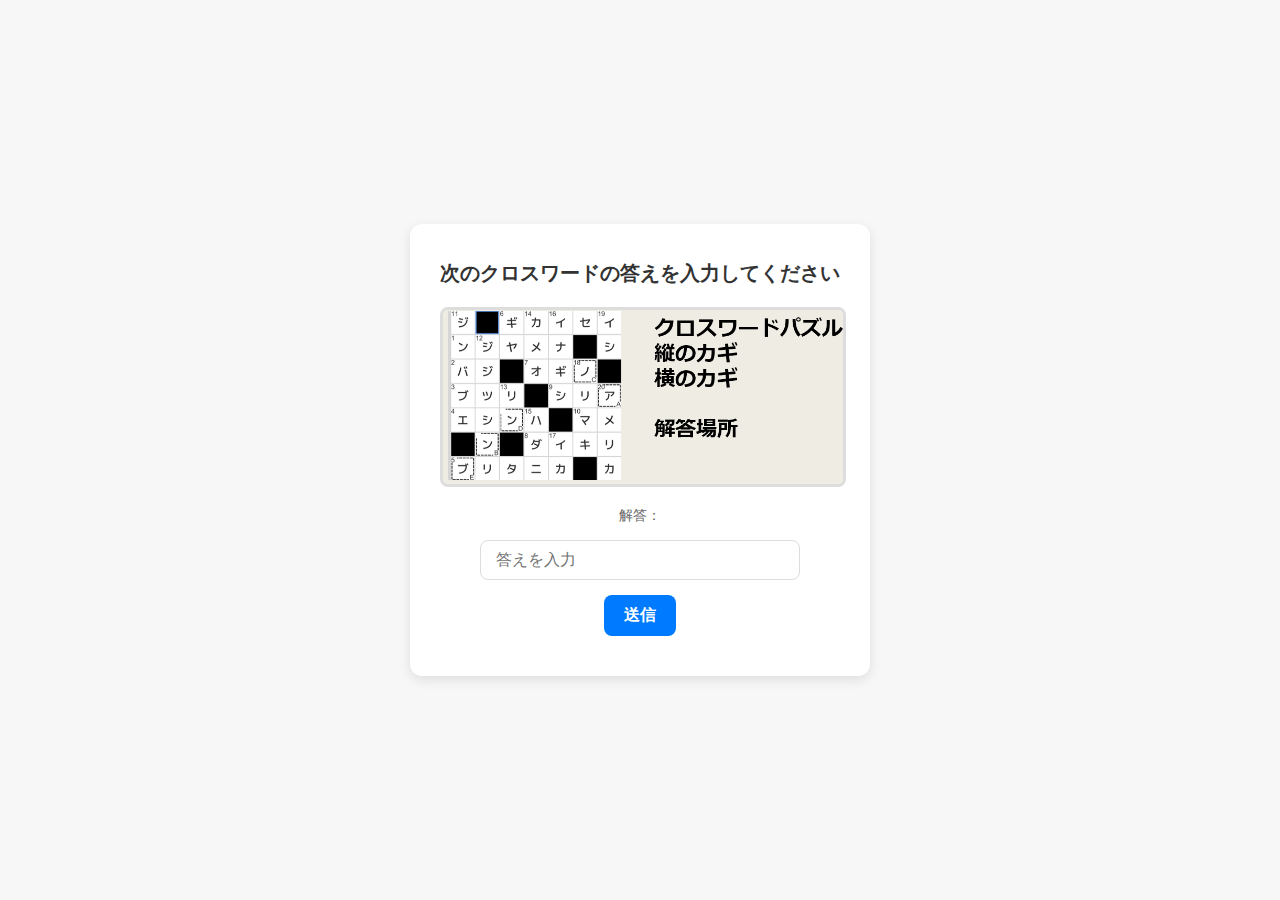
<file: rensai/cross/index.html>
<!DOCTYPE html>
<html lang="ja">
<head>
  <meta charset="UTF-8">
  <meta name="viewport" content="width=device-width, initial-scale=1.0">
  <title>クイズフォーム</title>
  <link rel="stylesheet" href="styles.css">
</head>
<body>
  <div class="quiz-container">
    <h2>次のクロスワードの答えを入力してください</h2>
    <!-- 画像を表示 -->
    <img src="cros.png" alt="クロスワード問題" class="quiz-image">
    <form id="answer-form">
      <label for="answer-input">解答：</label>
      <input type="text" id="answer-input" name="answer" maxlength="8" placeholder="答えを入力" required>
      <button type="submit">送信</button>
    </form>
    <div id="result-message">
      <p class="correct hidden">正解です！</p>
      <p class="incorrect hidden">不正解です。もう一度試してください。</p>
    </div>
  </div>
  <script src="script.js"></script>
</body>
</html>
</file>
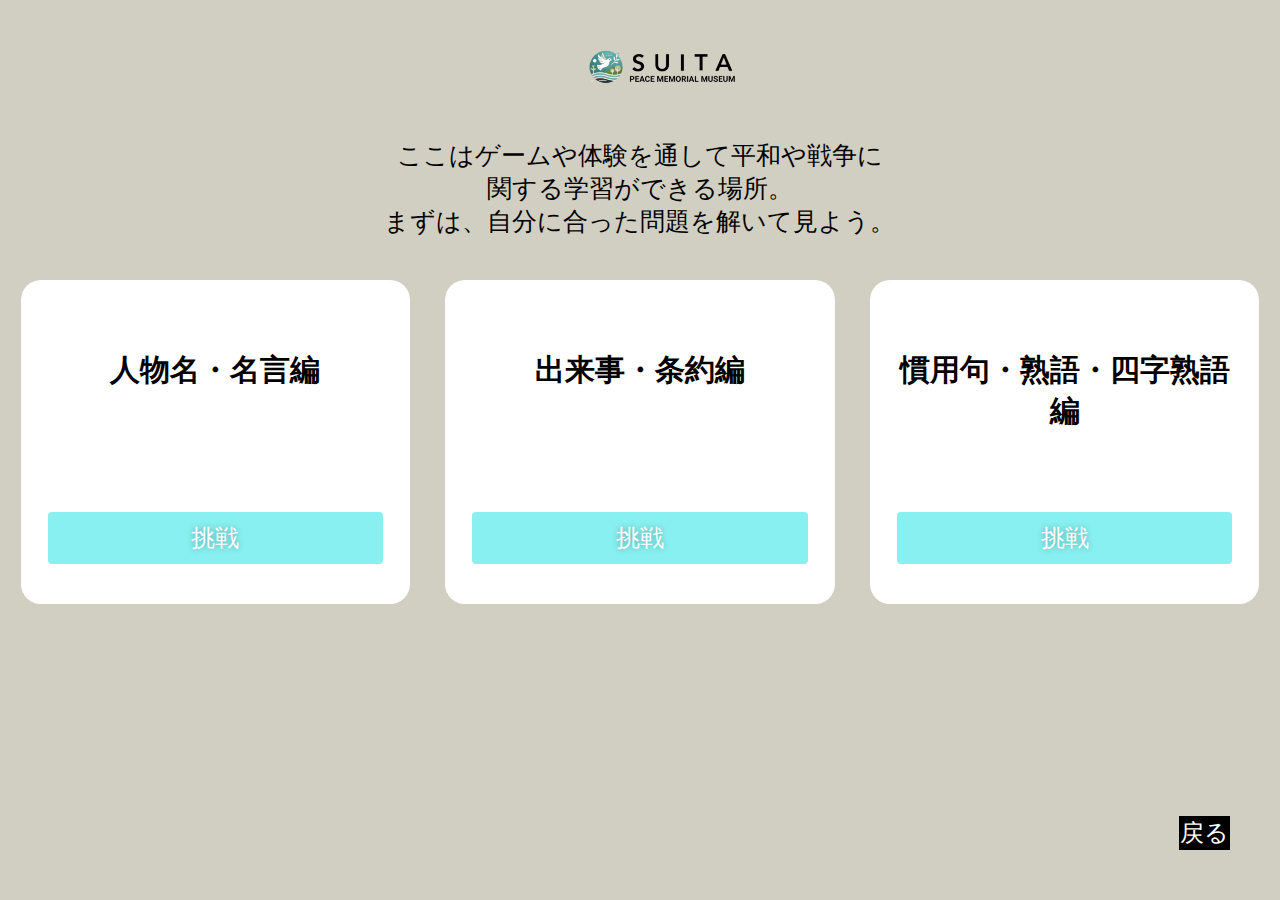
<file: rensai/quiz1/index.html>
<!DOCTYPE html>
<html lang="ja"><head>
    <meta charset="UTF-8">
    <meta http-equiv="X-UA-Compatible" content="IE=edge">
    <meta name="viewport" content="width=device-width, initial-scale=1.0">
    <title>４択クイズ</title>
  
    <link rel="stylesheet" type="text/css" href="main.css">
  </head>
  <body>
    <body>
      <header>
        <h1 class="logo">
          <a href="file:///C:/Users/tomob/Downloads/rennzyu/index.html">
            <img src="logo/HMGO6487.PNG" alt="colorful clover">
          </a>
        </h1>

      </header><!-- /.header -->
    <section class="main">
      <div class="title-wrapper">
        <h1>4択クイズ</h1>
        <p id="desc">
          <br>
        
          ここはゲームや体験を通して平和や戦争に<br>
          関する学習ができる場所。<br>
          まずは、自分に合った問題を解いて見よう。<br>
      </p>
      </div>
  
  
  <div class="boxes_container">
  <!-- 小学生向けコンテンツ -->
    <div class="box">
      <h3>人物名・名言編
      </h3>
      <a href="zinbutu/element_question.html" class="btn">挑戦</a>
    </div>
  
      <!-- 小学生向けコンテンツ -->
      <div class="box">
        <h3>出来事・条約編
        </h3>
        <a href="zyoyaku/element_question.html" class="btn">挑戦</a>
      </div>

        <!-- 小学生向けコンテンツ -->
    <div class="box">
      <h3>慣用句・熟語・四字熟語編
      </h3>
      <a href="element/element_question.html" class="btn">挑戦</a>
    </div>
    
  <a href="quiz.html" class="return">戻る</a>
  
  
  
  </section></body></html>
</file>
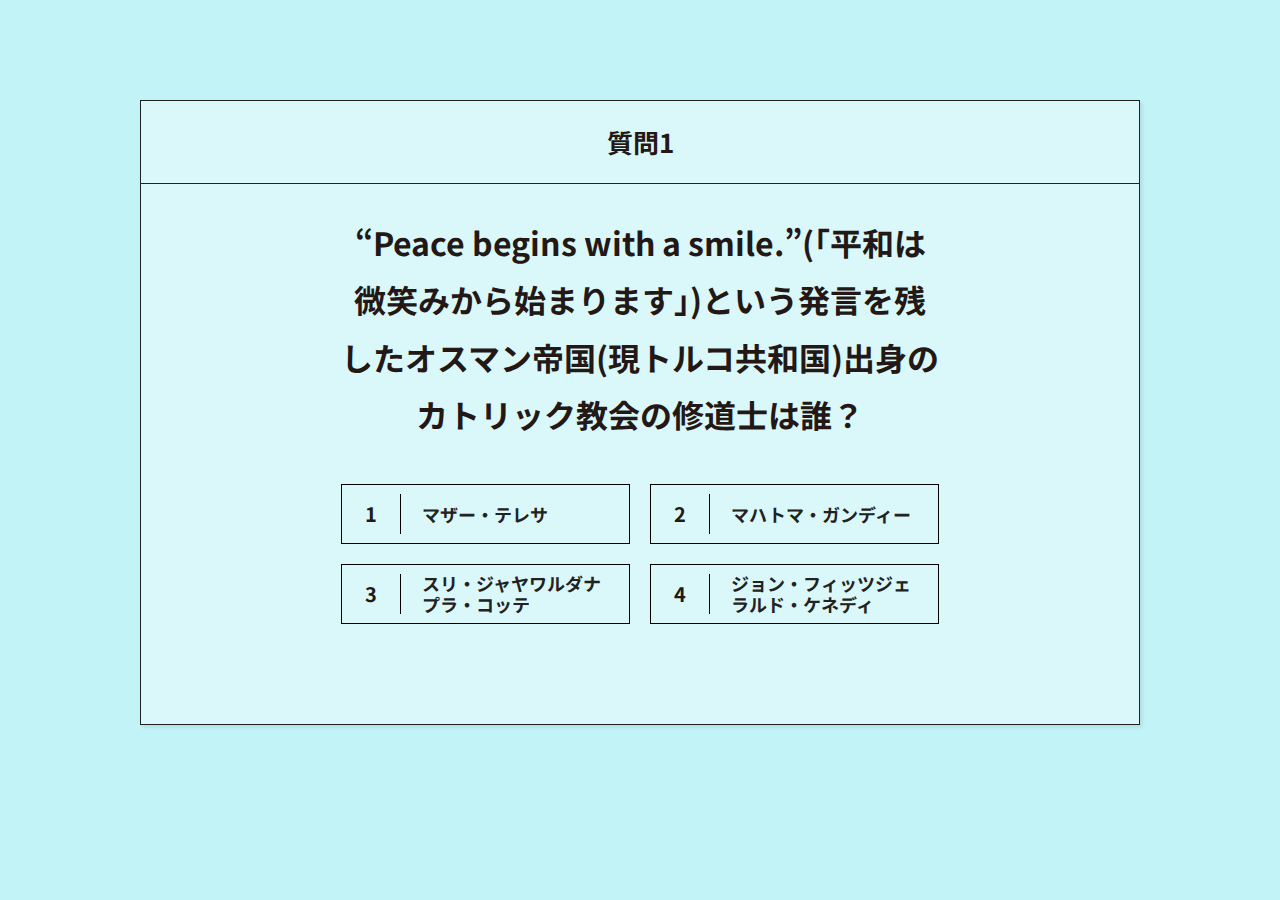
<file: rensai/quiz1/zinbutu/element_question.html>
<!DOCTYPE html>
<html lang="ja"><head>
    <meta charset="UTF-8">
    <meta http-equiv="X-UA-Compatible" content="IE=edge">
    <meta name="viewport" content="width=device-width, initial-scale=1.0">
    <title>４択クイズ(小学生向け)</title>
  
    
    <link rel="stylesheet" type="text/css" href="element_question.css">
  </head>
  <body>
    <div id="wrapper">
  
  <!--全体の枠  -->
  <main class="quiz">
    <div class="inner-block">
  
      <div class="quiz-content">
        <div class="finish">
          <div class="score-wrap">
            <span class="score">0</span>
            <span class="ja">点</span>
            <span class="full">／10点</span>
          </div>
          <a href="answer/element_answer_detail.html" class="goback-button">解説を見る</a>
          <a href="element_question.html" class="goback-button">最初からやり直す</a>
        </div>
  <!-- 何問目かの表示 -->
        <div class="quiz-question-number">質問1</div>
  <!-- 質問文  -->
        <h2 class="quiz-question">パスワードとしてよいものはどれでしょう？</h2>
  
        <ul class="quiz-answer"><li>
            <label class="quiz-button button03">
              <input name="radio" type="radio" value="">
              <span class="quiz-text03">キーボードの並び順</span>
            </label>
          </li><li>
            <label class="quiz-button button04">
              <input name="radio" type="radio" value="">
              <span class="quiz-text04">全て同じ番号</span>
            </label>
          </li><li>
          <label class="quiz-button button01">
            <input name="radio" type="radio" value="">
            <span class="quiz-text01">無関係な英数字、記号の組み合わせ</span>
          </label>
          </li>
  
  <!--回答欄1  -->
          
  <!-- 回答欄2 -->
          <li>
            <label class="quiz-button button02">
              <input name="radio" type="radio" value="">
              <span class="quiz-text02">誕生日</span>
            </label>
          </li>
  <!-- 回答欄3 -->
          
  <!-- 回答欄4 -->
          
  
        </ul>
      </div>
    </div>
  </main>
   <!-- /wrapper -->
  
    <script src="jquery-3.6.1.min.js"></script>
    <script src="element_question.js"></script>
  
  
  </div></body></html>
</file>
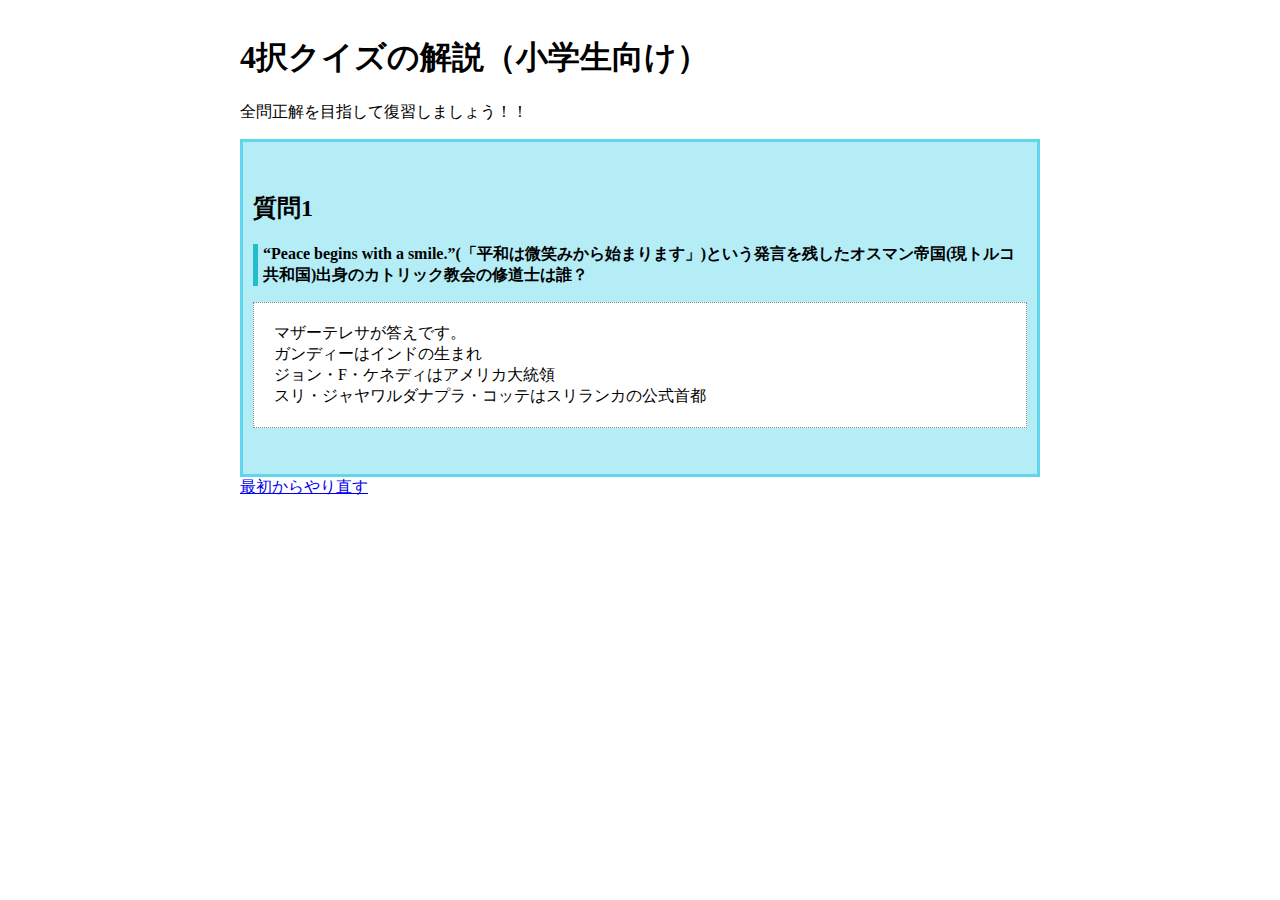
<file: rensai/quiz1/zinbutu/answer/element_answer_detail.html>
<!DOCTYPE html>
<html lang="ja">
<head>
  <meta charset="UTF-8">
  <meta http-equiv="X-UA-Compatible" content="IE=edge">
  <meta name="viewport" content="width=device-width, initial-scale=1.0">
  <link rel="stylesheet" type= "text/css" href="element_answer_detail.css">
  <title>4択クイズの解説</title>
  </head>

  <body>
    <div class="wrapper">
    <h1>
      4択クイズの解説（小学生向け）
    </h1>
    <p>全問正解を目指して復習しましょう！！</p>

    <div class="detail-answer">
      <!-- 質問1の解説 -->
      <h2>質問1</h2>
      <h3 detail-questiontitile>“Peace begins with a smile.”(「平和は微笑みから始まります」)という発言を残したオスマン帝国(現トルコ共和国)出身のカトリック教会の修道士は誰？</h3>
      <p class="detail-content">
        マザーテレサが答えです。<br>
        ガンディーはインドの生まれ<br>
        ジョン・F・ケネディはアメリカ大統領<br>
        スリ・ジャヤワルダナプラ・コッテはスリランカの公式首都<br>
      </p>  

      </div>

<a href="C:\Users\tomob\Downloads\homepage\quiz1\zinbutu\element_question.html">最初からやり直す</a>
  </body>
</html>
</file>
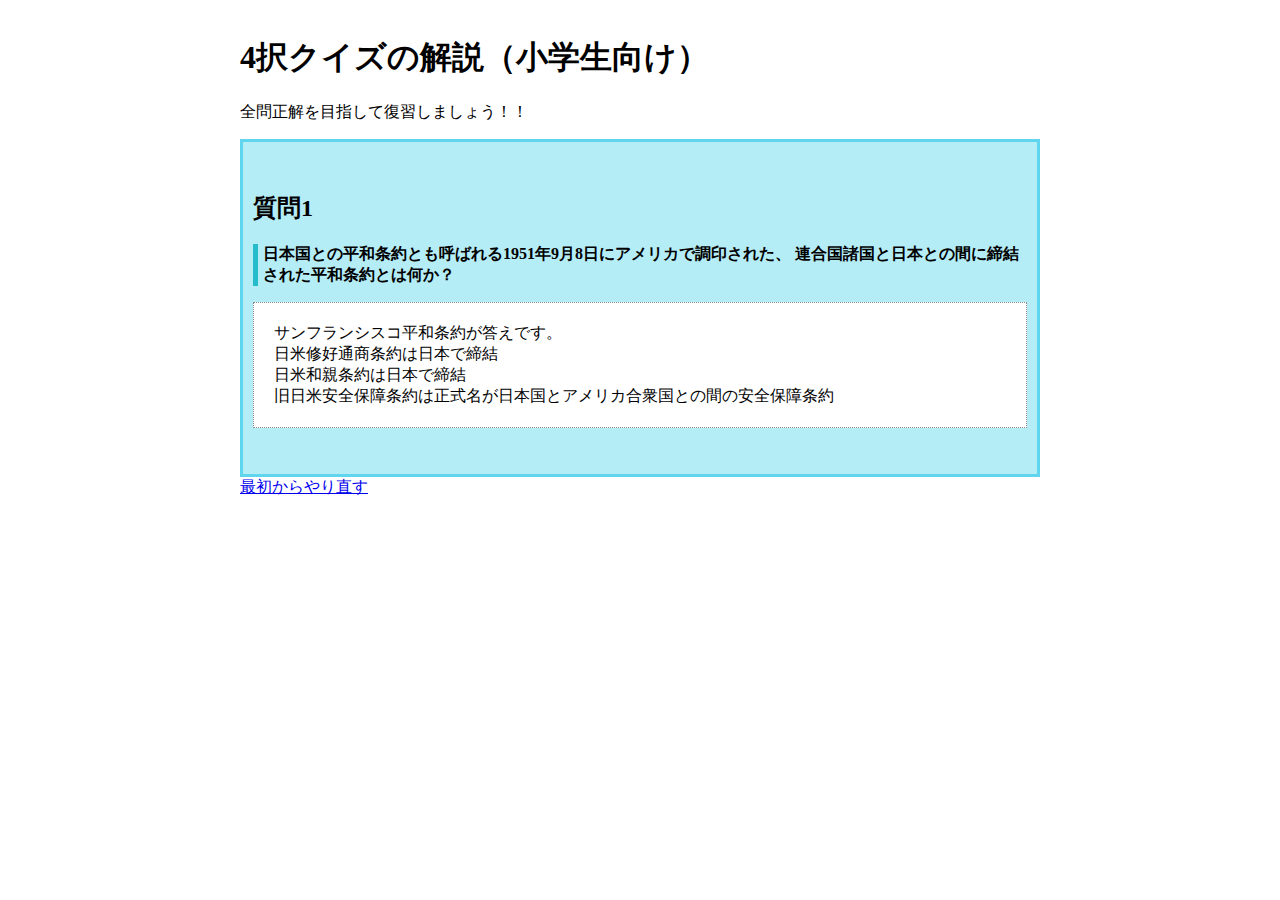
<file: rensai/quiz1/zyoyaku/answer/element_answer_detail.html>
<!DOCTYPE html>
<html lang="ja">
<head>
  <meta charset="UTF-8">
  <meta http-equiv="X-UA-Compatible" content="IE=edge">
  <meta name="viewport" content="width=device-width, initial-scale=1.0">
  <link rel="stylesheet" type= "text/css" href="element_answer_detail.css">
  <title>4択クイズの解説</title>
  </head>

  <body>
    <div class="wrapper">
    <h1>
      4択クイズの解説（小学生向け）
    </h1>
    <p>全問正解を目指して復習しましょう！！</p>

    <div class="detail-answer">
      <!-- 質問1の解説 -->
      <h2>質問1</h2>
      <h3 detail-questiontitile>日本国との平和条約とも呼ばれる1951年9月8日にアメリカで調印された、
        連合国諸国と日本との間に締結された平和条約とは何か？
   </h3>
      <p class="detail-content">
        サンフランシスコ平和条約が答えです。<br>
        日米修好通商条約は日本で締結<br>
        日米和親条約は日本で締結<br>
        旧日米安全保障条約は正式名が日本国とアメリカ合衆国との間の安全保障条約<br>
      </p>  

      </div>

<a href="C:\Users\tomob\Downloads\homepage\quiz1\zyoyaku\element_question.html">最初からやり直す</a>
  </body>
</html>
</file>
<file: rensai/cross/styles.css>
/* 基本設定 */
body {
  font-family: 'Arial', sans-serif;
  background-color: #f7f7f7;
  margin: 0;
  padding: 0;
  display: flex;
  justify-content: center;
  align-items: center;
  min-height: 100vh;
}

.quiz-container {
  background: #ffffff;
  border-radius: 12px;
  box-shadow: 0 4px 12px rgba(0, 0, 0, 0.1);
  padding: 20px 30px;
  text-align: center;
  width: 100%;
  max-width: 400px;
}

.quiz-container h2 {
  font-size: 20px;
  color: #333;
  margin-bottom: 20px;
}

form {
  display: flex;
  flex-direction: column;
  align-items: center;
  gap: 15px;
}

label {
  font-size: 14px;
  color: #666;
}

input {
  padding: 10px 15px;
  font-size: 16px;
  border: 1px solid #ddd;
  border-radius: 8px;
  width: 80%;
  box-sizing: border-box;
  transition: border-color 0.2s, box-shadow 0.2s;
}

input:focus {
  border-color: #007BFF;
  box-shadow: 0 0 8px rgba(0, 123, 255, 0.2);
  outline: none;
}

button {
  padding: 10px 20px;
  font-size: 16px;
  font-weight: bold;
  color: #ffffff;
  background-color: #007BFF;
  border: none;
  border-radius: 8px;
  cursor: pointer;
  transition: background-color 0.3s;
}

button:hover {
  background-color: #0056b3;
}

button:active {
  background-color: #003f7f;
}

/* 結果メッセージのスタイル */
#result-message {
  margin-top: 20px;
}

.correct {
  color: #28a745;
  font-size: 16px;
  font-weight: bold;
}

.incorrect {
  color: #dc3545;
  font-size: 16px;
  font-weight: bold;
}

.hidden {
  display: none;
}
.quiz-image {
  width: 100%;
  max-width: 500px;
  height: auto;
  margin: 20px auto;
  display: block;
  border: 3px solid #ddd;
  border-radius: 8px;
}
</file>
<file: rensai/quiz1/main.css>
body{
  background-color: #d1cfc2;
}

h1{
  text-align: center;
  background-color: #d1cfc2;
  font-family: 'DotGothic16', sans-serif;
  margin: 0;
  padding-top: 1%;
}

header {
  width: 100%;
  height: 50px;
  box-sizing: border-box;
  padding: 0.4em;
  background-color: #d1cfc2;
  position: fixed;
  top: 0;
  z-index: 10
}
.main .title-wrapper p{
padding: 5px;
font-size: 25px;

}


header .logo img {
  margin: 0 auto;
  padding: 0.5em 0 0.2em;
  text-align: center;
  width:250px
}

header h1 {
  position: relative;
  top: 0px;
  left: 15px;
}

header nav {
  box-sizing: border-box;
  position: fixed;

  display: none;
  width: 100%;
  height: 85%;
  background: #fff1f1;
  opacity: 0.9;

}
.title-wrapper{
  text-align: center;
  background-color: #d1cfc2;
  margin: auto;
  width: 70%;
  padding: 0px 40px;
  border-radius: 20px;
}

.boxes_container{
  display: grid;
  gap: 35px;
  padding: 1%;
}

a{
  color: inherit;
  text-decoration: none;
}
a:hover{
  filter: brightness(120%) contrast(120%)
}

.box{
  display: flex;
  flex-direction: column;
  padding: 40px 27px;
  border-radius: 20px;
  background-color: #ffffff;
  text-align: center;
}
.box h3{
  padding-bottom: 50px;
  font-size: 30px;
}
.box img{
  margin: auto;
  max-height: 160px;
  max-width: 200px;
}
.box .btn{
  margin-top: auto;
  display: block;
  width: auto;
  padding: 10px;
  box-sizing: border-box;
  border-radius: 4px;
  background-color: rgb(136, 240, 240);

  color: #ffffff;
  text-shadow: 0 0 6px rgba(0, 0, 0, 0.32)
}

.return{
  border:1px solid #000000;
  background-color: #000000;
  color: #ffffff;
  position:fixed;
  right:50px;
  bottom:50px;
  
}

/*ã‚¿ãƒ–ãƒ¬ãƒƒãƒˆã‚µã‚¤ã‚º*/
@media (min-width: 768px){
  body{
      font-size: 125%;
  }
  h1{
      font-size: 150%;
  }
  .boxes_container{
      grid-template-columns: repeat(2, 1fr);
  }
}

/*PCã‚µã‚¤ã‚º(å°)*/
@media (min-width: 1250px){
  body{
      font-size: 150%;
  }
  h1{
      font-size: 200%;
  }
  .boxes_container{
      grid-template-columns: repeat(3, 1fr);
  }
}

/*PCã‚µã‚¤ã‚ºï¼ˆå¤§ï¼‰*/
@media (min-width: 1700px){
  body{
      font-size: 150%;
  }
  h1{
      font-size: 200%;
  }
  .boxes_container{
      grid-template-columns: repeat(5, 1fr);
  }
}
</file>
<file: rensai/quiz1/zinbutu/element_question.css>
@charset "UTF-8";
@import url("https://fonts.googleapis.com/css2?family=Noto+Sans+JP:wght@400;500;700&family=Noto+Serif+JP:wght@500&display=swap");
/* -----------------------------------------------
* Plugins エントリーポイント
-------------------------------------------------- */
/*------------------------------------------------------------------------------
  reset PC
------------------------------------------------------------------------------*/
html,
input,
textarea,
select,
button {
  font-family: "Noto Sans JP", "游ゴシック体", YuGothic, "游ゴシック", "Yu Gothic", "メイリオ", Meiryo, sans-serif;
  font-weight: 400;
  font-size: 16px;
}

html {
  color: #231815;
  background: #fff;
  font-size: 16px;
  line-height: 1.6;
  word-break: break-all;
  line-break: strict;
}

body {
  background: rgb(255, 255, 255);
  margin: 0;
}

*,
*::before,
*::after {
  -webkit-box-sizing: border-box;
          box-sizing: border-box;
}

img {
  border: 0;
  margin: 0;
  vertical-align: top;
  max-width: 100%;
}

p {
  margin: 0;
  padding: 0;
  overflow-wrap: break-word;
  word-wrap: break-word;
}

a {
  color: #000;
  text-decoration: none;
}

input,
select,
textarea,
button {
  margin: 0;
  padding: 0;
  background: none;
  border: none;
  border-radius: 0;
  outline: none;
  -webkit-appearance: none;
     -moz-appearance: none;
          appearance: none;
}

select::-ms-expand {
  display: none;
}

textarea {
  resize: vertical;
}

::-webkit-input-placeholder {
  color: #ccc;
}

:-ms-input-placeholder {
  color: #ccc;
}

::-ms-input-placeholder {
  color: #ccc;
}

::-moz-placeholder {
  color: #ccc;
}

::placeholder {
  color: #ccc;
}

button {
  border: none;
  cursor: pointer;
}

label {
  cursor: pointer;
}

table {
  border-collapse: collapse;
}

ul,
ol {
  list-style: none;
  margin: 0;
  padding: 0;
}

h1,
h2,
h3,
h4,
h5,
h6 {
  font-size: 14px;
  font-weight: 500;
  margin: 0;
  padding: 0;
}

main {
  display: block;
}

.inner-block {
  position: relative;
  width: calc(100% - 60px);
  margin: 0 auto;
}

#wrapper {
  position: relative;
}

dl,
dt,
dd {
  padding: 0;
  margin: 0;
}
@font-face {
  src: url(../font/MaboroshinoNijimiMincho.otf) format("opentype");
  font-family: "nijimi";
  font-weight: 400;
  font-display: swap;
}
.c-svg {
  display: inline-block;
  fill: currentColor;
  vertical-align: top;
}

.ib {
  display: inline-block;
}

/*------------------------------------------------------------------------------
  reset SP
------------------------------------------------------------------------------*/
/* -----------------------------------------------
* Modules エントリーポイント
-------------------------------------------------- */
/* -----------------------------------------------
* quiz Module
* quizページ用
-------------------------------------------------- */
.quiz {
  min-height: 100vh;
  padding: 100px 0;
  background: #c2f3f6;
}

.quiz-content {
  border: 1px solid #222;
  background-color: rgba(255, 255, 255, 0.4);
  -webkit-box-shadow: 2px 2px 4px rgba(0, 0, 0, 0.1);
          box-shadow: 2px 2px 4px rgba(0, 0, 0, 0.1);
  position: relative;
}

.quiz-question-number {
  text-align: center;
  font-size: 26px;
  font-weight: bold;
  border-bottom: 1px solid #222;
  padding: 20px;
}

.quiz-question {
  font-size: 32px;
  font-weight: bold;
  line-height: 1.8;
  margin-bottom: 40px;
  position: relative;
  text-align: center;
}

.quiz-answer {
  display: grid;
  position: relative;
}
.quiz-answer::before {
  position: absolute;
  width: 200px;
  height: 200px;
  font-size: 200px;
  opacity: 0.7;
  top: -40px;
  left: 0;
  right: 0;
  margin: auto;
  font-weight: bold;
  line-height: 1;
  text-align: center;
  z-index: 2;
  pointer-events: none;
}
.quiz-answer.is-correct .checked {
  background: #ffb3b3;
}
.quiz-answer.is-correct::before {
  content: "〇";
  color: #ffb3b3;
  opacity: 0.5;
}
.quiz-answer.is-incorrect .checked {
  background: #b3c7ff;
}
.quiz-answer.is-incorrect::before {
  content: "×";
  color: #b3c7ff;
}
.quiz-answer li {
  position: relative;
}
.quiz-answer li label {
  color: #222;
  display: block;
  margin: 0 auto;
  height: 60px;
  display: -webkit-box;
  display: -webkit-flex;
  display: -ms-flexbox;
  display: flex;
  -webkit-box-align: center;
  -webkit-align-items: center;
      -ms-flex-align: center;
          align-items: center;
  width: 100%;
  padding: 4px 20px 4px 80px;
  font-weight: bold;
  font-size: 18px;
  line-height: 1.16;
  position: relative;
  -webkit-transition: 0.3s ease-in-out;
  transition: 0.3s ease-in-out;
  border: 1px solid #000;
  white-space: pre-wrap;
}
.quiz-answer li label:hover {
  background-color: rgba(0, 0, 0, 0.1);
}
.quiz-answer li label.is-checked {
  pointer-events: none;
}
.quiz-answer li::after {
  position: absolute;
  text-align: center;
  font-size: 20px;
  font-weight: bold;
  content: "";
  width: 60px;
  height: 40px;
  display: -webkit-box;
  display: -webkit-flex;
  display: -ms-flexbox;
  display: flex;
  -webkit-box-align: center;
  -webkit-align-items: center;
      -ms-flex-align: center;
          align-items: center;
  -webkit-box-pack: center;
  -webkit-justify-content: center;
      -ms-flex-pack: center;
          justify-content: center;
  top: 0;
  bottom: 0;
  left: 0;
  margin: auto;
  z-index: 1;
  pointer-events: none;
  border-right: 1px solid #000;
}
.quiz-answer li:nth-child(1)::after {
  content: "1";
}
.quiz-answer li:nth-child(2)::after {
  content: "2";
}
.quiz-answer li:nth-child(3)::after {
  content: "3";
}
.quiz-answer li:nth-child(4)::after {
  content: "4";
}

.finish {
  display: none;
  text-align: center;
  position: absolute;
  width: 100%;
  height: 100%;
  top: 0;
  left: 0;
  -webkit-box-align: center;
  -webkit-align-items: center;
      -ms-flex-align: center;
          align-items: center;
  -webkit-box-pack: center;
  -webkit-justify-content: center;
      -ms-flex-pack: center;
          justify-content: center;
  -webkit-box-orient: vertical;
  -webkit-box-direction: normal;
  -webkit-flex-direction: column;
      -ms-flex-direction: column;
          flex-direction: column;
  background-color: rgba(0, 0, 0, 0.6);
  z-index: 3;
}
.finish.is-show {
  display: -webkit-box;
  display: -webkit-flex;
  display: -ms-flexbox;
  display: flex;
}
.finish .score-wrap {
  text-align: center;
  color: #fff;
}
.finish .score-wrap .score {
  font-size: 80px;
  font-weight: bold;
}
.finish .score-wrap .ja {
  font-size: 34px;
}
.finish .score-wrap .full {
  font-size: 24px;
}
.finish .goback-button {
  font-size: 14px;
  color: #fff;
  margin-top: 30px;
  display: inline-block;
}

/* -----------------------------------------------
* Page エントリーポイント
-------------------------------------------------- */

@media only screen and (min-width: 751px) {
  /* 全体の枠の設定 */
  .inner-block {
    max-width: 1000px;
  }
  .sp {
    display: none !important;
  }
  a[href^="tel:"] {
    pointer-events: none;
  }
  a,
a::before,
a::after,
button {
    -webkit-transition: 0.3s ease-in-out;
    transition: 0.3s ease-in-out;
  }
  .quiz-question {
    padding: 30px 20vw 0px;
  }
  .quiz-answer {
    grid-template-columns: repeat(2, 1fr);
    gap: 20px;
    padding: 0 10vw 60px;
  }
}

@media only screen and (max-width: 750px) {
  body {
    font-size: 14px;
    position: relative;
    -webkit-text-size-adjust: 100%;
  }
  .outer-block {
    min-width: 320px;
  }
  .inner-block {
    padding: 0 15px;
    width: auto;
  }
  #wrapper {
    min-width: 320px;
    position: relative;
    overflow: hidden;
  }
  input[type=submit] {
    -webkit-text-size-adjust: 100%;
  }
  input,
select,
textarea {
    font-size: 16px !important;
  }
  .pc {
    display: none !important;
  }
  .quiz {
    padding: 70px 0;
  }
  .quiz-content {
    padding: 40px 30px 60px;
  }
  .quiz-question-number {
    font-size: 16px;
    padding: 0 20px 20px;
  }
  .quiz-question {
    padding-top: 20px;
    font-size: 20px;
    line-height: 1.7;
    margin-bottom: 20px;
  }
  .quiz-answer {
    grid-template-columns: repeat(1, 1fr);
    padding: 0;
    gap: 8px;
  }
  .quiz-answer::before {
    top: 0;
    width: 200px;
    height: 200px;
    font-size: 200px;
  }
  .quiz-answer li label {
    font-size: 14px;
    height: 44px;
  }
  .quiz-answer li::after {
    top: 2px;
    left: 14px;
    width: 32px;
    height: 27px;
  }
}

@media only screen and (min-width: 1000px) {
  .quiz-question {
    padding: 30px 200px 0px;
  }
  .quiz-answer {
    padding: 0 200px 100px;
  }
}
</file>
<file: rensai/quiz1/zinbutu/answer/element_answer_detail.css>
body{
  margin:0;
  padding: 15px 0;
  text-align: center;
}
 .wrapper {
  margin: 0 auto;
  width: 800px;
  text-align: left;
 }
 .detail-answer {
  background: #b5edf7;
  border: 3px solid #60d6ee;
  padding: 30px 10px;
 }
 .detail-content {
  background: #ffffff;
  border: dotted 1px #888888;
  padding: 20px;
 }
 h2 {font-size 20px}
 h3 {border-left: 5px solid #24bcca; padding-left: 5px; margin-top: 0; font-size: 100%; width: auto;}
</file>
<file: rensai/quiz1/zyoyaku/answer/element_answer_detail.css>
body{
  margin:0;
  padding: 15px 0;
  text-align: center;
}
 .wrapper {
  margin: 0 auto;
  width: 800px;
  text-align: left;
 }
 .detail-answer {
  background: #b5edf7;
  border: 3px solid #60d6ee;
  padding: 30px 10px;
 }
 .detail-content {
  background: #ffffff;
  border: dotted 1px #888888;
  padding: 20px;
 }
 h2 {font-size 20px}
 h3 {border-left: 5px solid #24bcca; padding-left: 5px; margin-top: 0; font-size: 100%; width: auto;}
</file>
